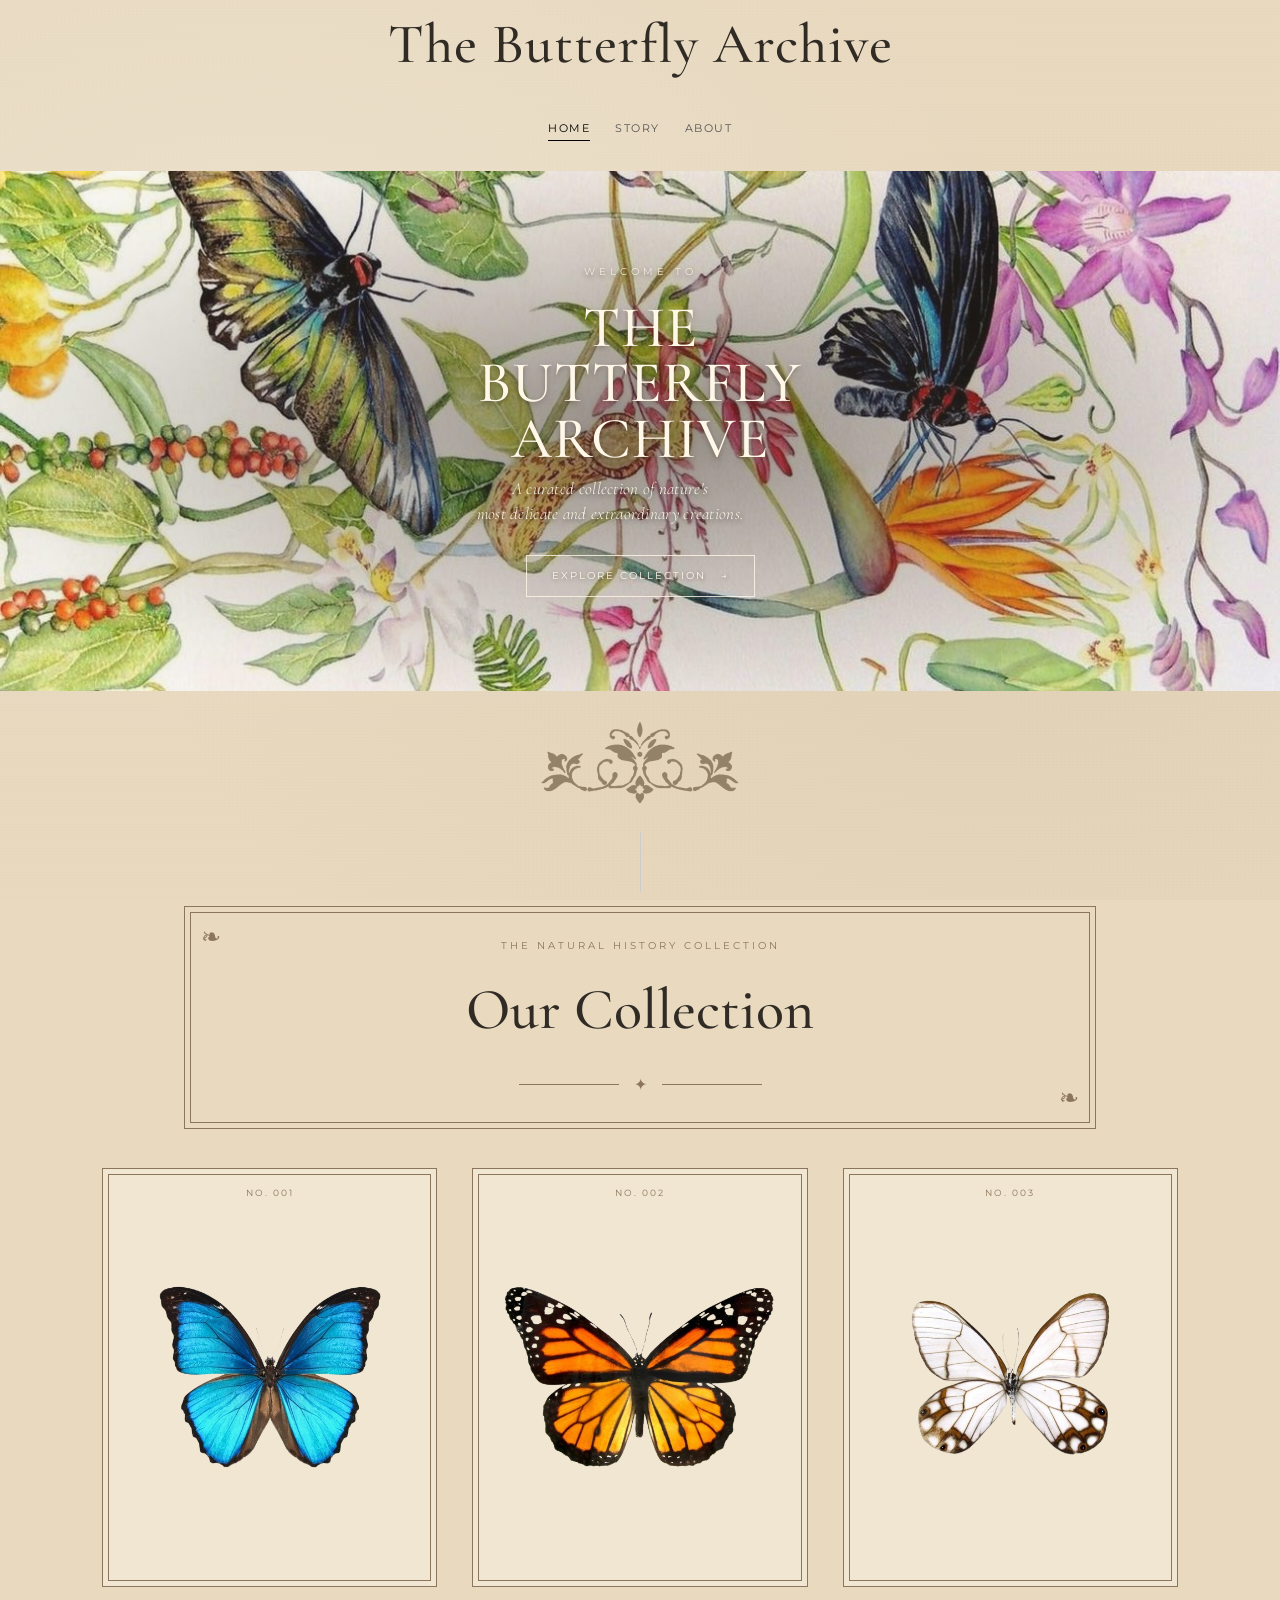
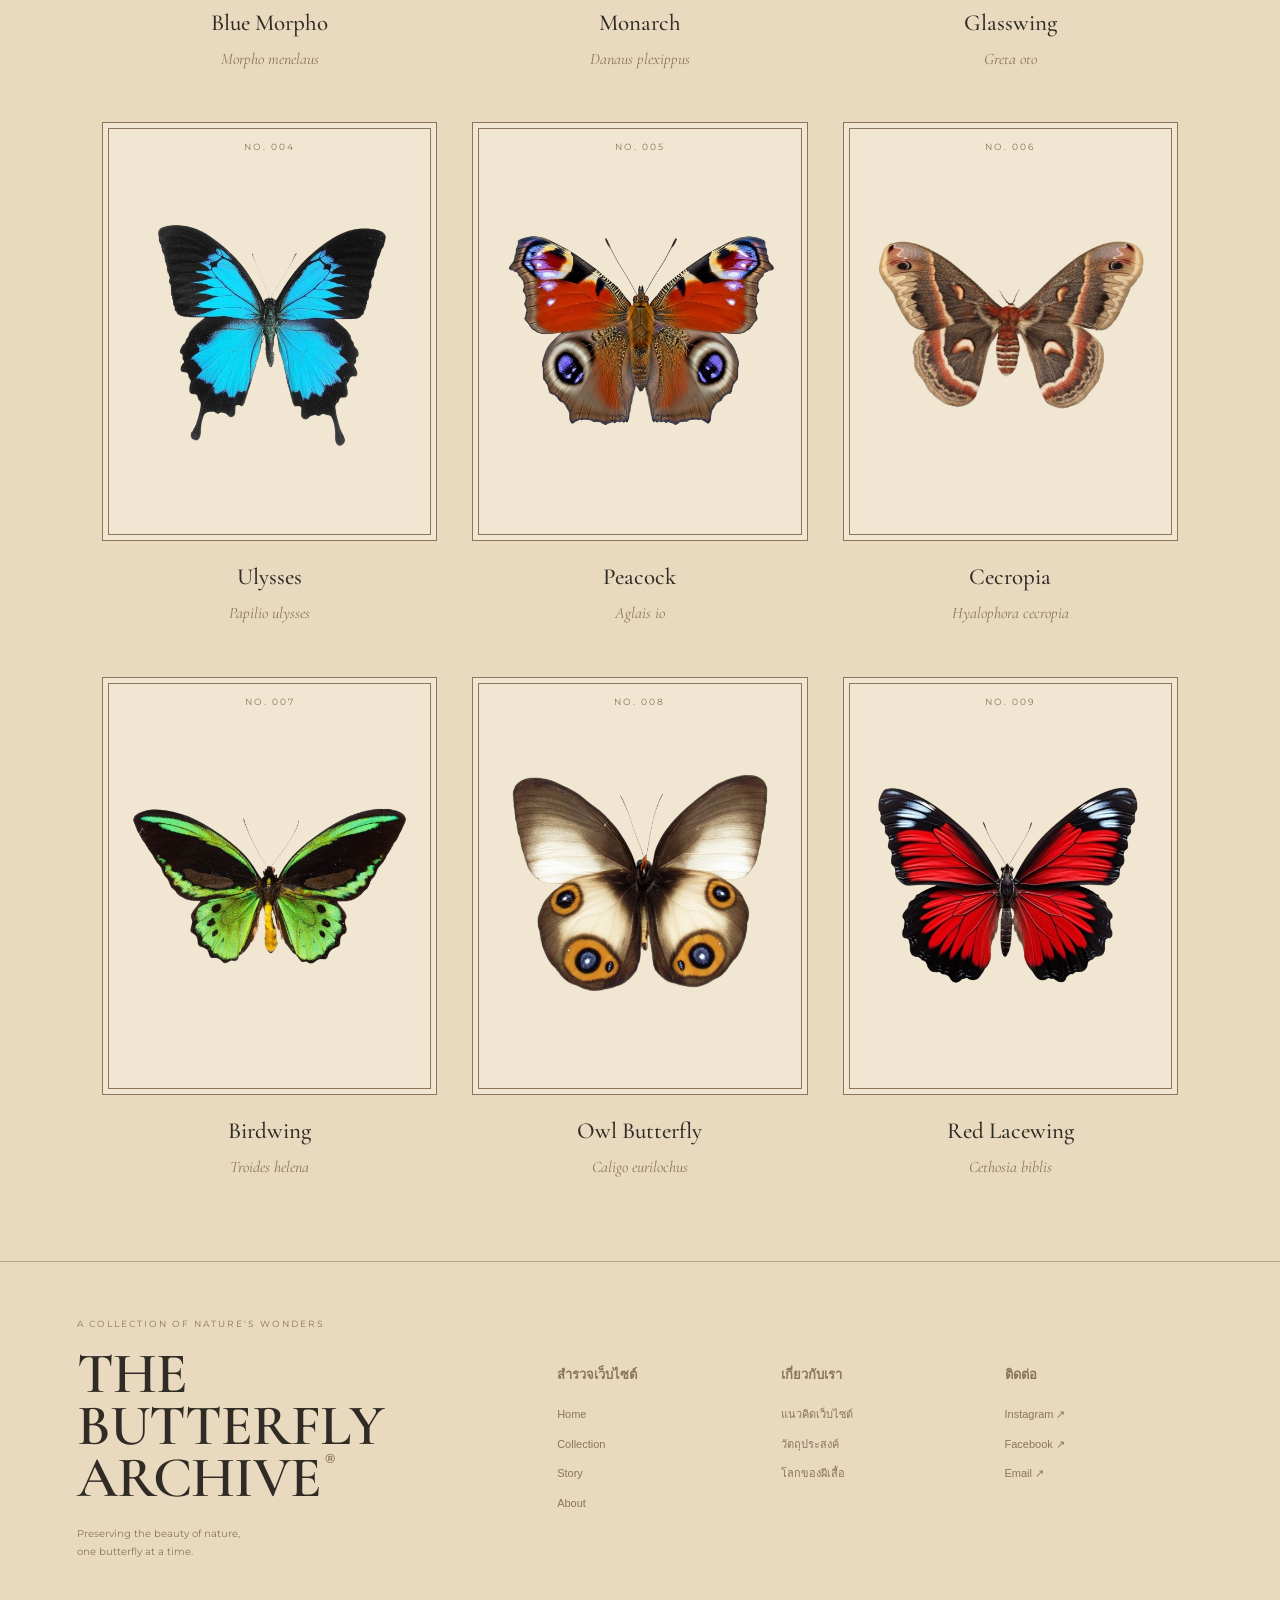
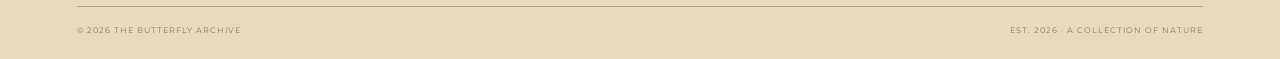
<file: index.html>
<!DOCTYPE html>
<html lang="th">
<head>
    <meta charset="UTF-8">
    <meta name="viewport" content="width=device-width, initial-scale=1.0">
    <title>The Butterfly Archive</title>
    <!-- นำเข้าฟอนต์ Serif เรียบหรู (Cormorant Garamond) และ Sans-Serif (Montserrat) -->
    <link rel="preconnect" href="https://fonts.gstatic.com" crossorigin>
    <link href="https://fonts.googleapis.com/css2?family=Cormorant+Garamond:wght@400;500;600;700&family=Montserrat:wght@300;400;500;600&display=swap" rel="stylesheet">
    <link rel="stylesheet" href="style.css">
</head>

<body>

    <!-- Top Navigation -->
    <header>
        <div class="brand-logo">The Butterfly Archive</div>
    </header>

    <!-- Sub Navigation Menu -->
    <nav class="sub-nav">
        <a href="#home" class="active">HOME</a>
        <a href="story.html">STORY</a>
        <a href="about.html">ABOUT</a>
    </nav>

    <!-- Hero Section -->
    <section class="hero-section" id="home">
        <div class="hero-content">

        <p class="hero-subtitle">WELCOME TO</p>
    
        <h1 class="hero-title">
          THE BUTTERFLY<br>ARCHIVE
        </h1>

    <p class="hero-description">
      A curated collection of nature's<br>
      most delicate and extraordinary creations.
    </p>

    <a href="#collection" class="hero-button">
      EXPLORE COLLECTION <span>→</span>
    </a>

  </div>
</section>

<div class="collection-ornament">
    <img src="img/ornament.png" alt="">
</div>

    <div class="divider-line"></div>
<section class="products-section" id="collection">
            <div class="section-heading">
    <p class="heading-subtitle">THE NATURAL HISTORY COLLECTION</p>

    <h2 class="section-title">Our Collection</h2>

    <div class="heading-divider">
        <span>✦</span>
    </div>
</div>


<div class="product-grid">

    <div class="product-card">
        <div class="product-img-box">
            <img src="img/butterfly-01.png" alt="Blue Morpho">
            <span class="specimen-number">NO. 001</span>
        </div>
        <h3 class="product-name">Blue Morpho</h3>
        <p class="species-name">Morpho menelaus</p>
    </div>

    <div class="product-card">
        <div class="product-img-box">
            <img src="img/butterfly-02.png" alt="Monarch">
            <span class="specimen-number">NO. 002</span>
        </div>
        <h3 class="product-name">Monarch</h3>
        <p class="species-name">Danaus plexippus</p>
    </div>

    <div class="product-card">
        <div class="product-img-box">
            <img src="img/butterfly-03.png" alt="Glasswing">
            <span class="specimen-number">NO. 003</span>
        </div>
        <h3 class="product-name">Glasswing</h3>
        <p class="species-name">Greta oto</p>
    </div>

    <div class="product-card">
        <div class="product-img-box">
            <img src="img/butterfly-04.png" alt="Ulysses">
            <span class="specimen-number">NO. 004</span>
        </div>
        <h3 class="product-name">Ulysses</h3>
        <p class="species-name">Papilio ulysses</p>
    </div>

    <div class="product-card">
        <div class="product-img-box">
            <img src="img/butterfly-05.png" alt="Peacock">
            <span class="specimen-number">NO. 005</span>
        </div>
        <h3 class="product-name">Peacock</h3>
        <p class="species-name">Aglais io</p>
    </div>

    <div class="product-card">
        <div class="product-img-box">
            <img src="img/butterfly-06.png" alt="Cecropia">
            <span class="specimen-number">NO. 006</span>
        </div>
        <h3 class="product-name">Cecropia</h3>
        <p class="species-name">Hyalophora cecropia</p>
    </div>

    <div class="product-card">
        <div class="product-img-box">
            <img src="img/butterfly-07.png" alt="Birdwing">
            <span class="specimen-number">NO. 007</span>
        </div>
        <h3 class="product-name">Birdwing</h3>
        <p class="species-name">Troides helena</p>
    </div>

    <div class="product-card">
        <div class="product-img-box">
            <img src="img/butterfly-08.png" alt="Owl Butterfly">
            <span class="specimen-number">NO. 008</span>
        </div>
        <h3 class="product-name">Owl Butterfly</h3>
        <p class="species-name">Caligo eurilochus</p>
    </div>

    <div class="product-card">
        <div class="product-img-box">
            <img src="img/butterfly-09.png" alt="Red Lacewing">
            <span class="specimen-number">NO. 009</span>
        </div>
        <h3 class="product-name">Red Lacewing</h3>
        <p class="species-name">Cethosia biblis</p>
    </div>

</div>
</section>


<!-- VINTAGE EDITORIAL FOOTER -->
<section class="archive-footer" id="contact">

    <!-- BRAND -->
    <div class="archive-footer-brand">
        <p class="archive-footer-kicker">
            A COLLECTION OF NATURE'S WONDERS
        </p>

        <h2 class="archive-footer-logo">
            THE BUTTERFLY<br>
            ARCHIVE<span>®</span>
        </h2>

        <p class="archive-footer-tagline">
            Preserving the beauty of nature,<br>
            one butterfly at a time.
        </p>
    </div>

    <!-- NAVIGATION -->
    <div class="archive-footer-links">

        <div class="archive-footer-column">
            <h3>สำรวจเว็บไซต์</h3>
            <a href="index.html">Home</a>
            <a href="index.html#collection">Collection</a>
            <a href="story.html">Story</a>
            <a href="about.html">About</a>
        </div>

        <div class="archive-footer-column">
            <h3>เกี่ยวกับเรา</h3>
            <a href="about.html">แนวคิดเว็บไซต์</a>
            <a href="about.html">วัตถุประสงค์</a>
            <a href="story.html">โลกของผีเสื้อ</a>
        </div>

     <div class="archive-footer-column">
    <h3>ติดต่อ</h3>
    <a href="https://www.instagram.com/aommuu_04?mdxt=MTRnMjk4djlqcHVhcg=="
       target="_blank" rel="noopener noreferrer">Instagram ↗</a>

    <a href="https://www.facebook.com/share/1FqffE78qs/"
       target="_blank" rel="noopener noreferrer">Facebook ↗</a>

    <a href="mailto:aommu.nannaphat@gmail.com">Email ↗</a>
     </div>

</div>

    <!-- COPYRIGHT -->
    <div class="archive-footer-bottom">
        <span>© 2026 THE BUTTERFLY ARCHIVE</span>
        <span>EST. 2026 · A COLLECTION OF NATURE</span>
    </div>

</section>
</file>
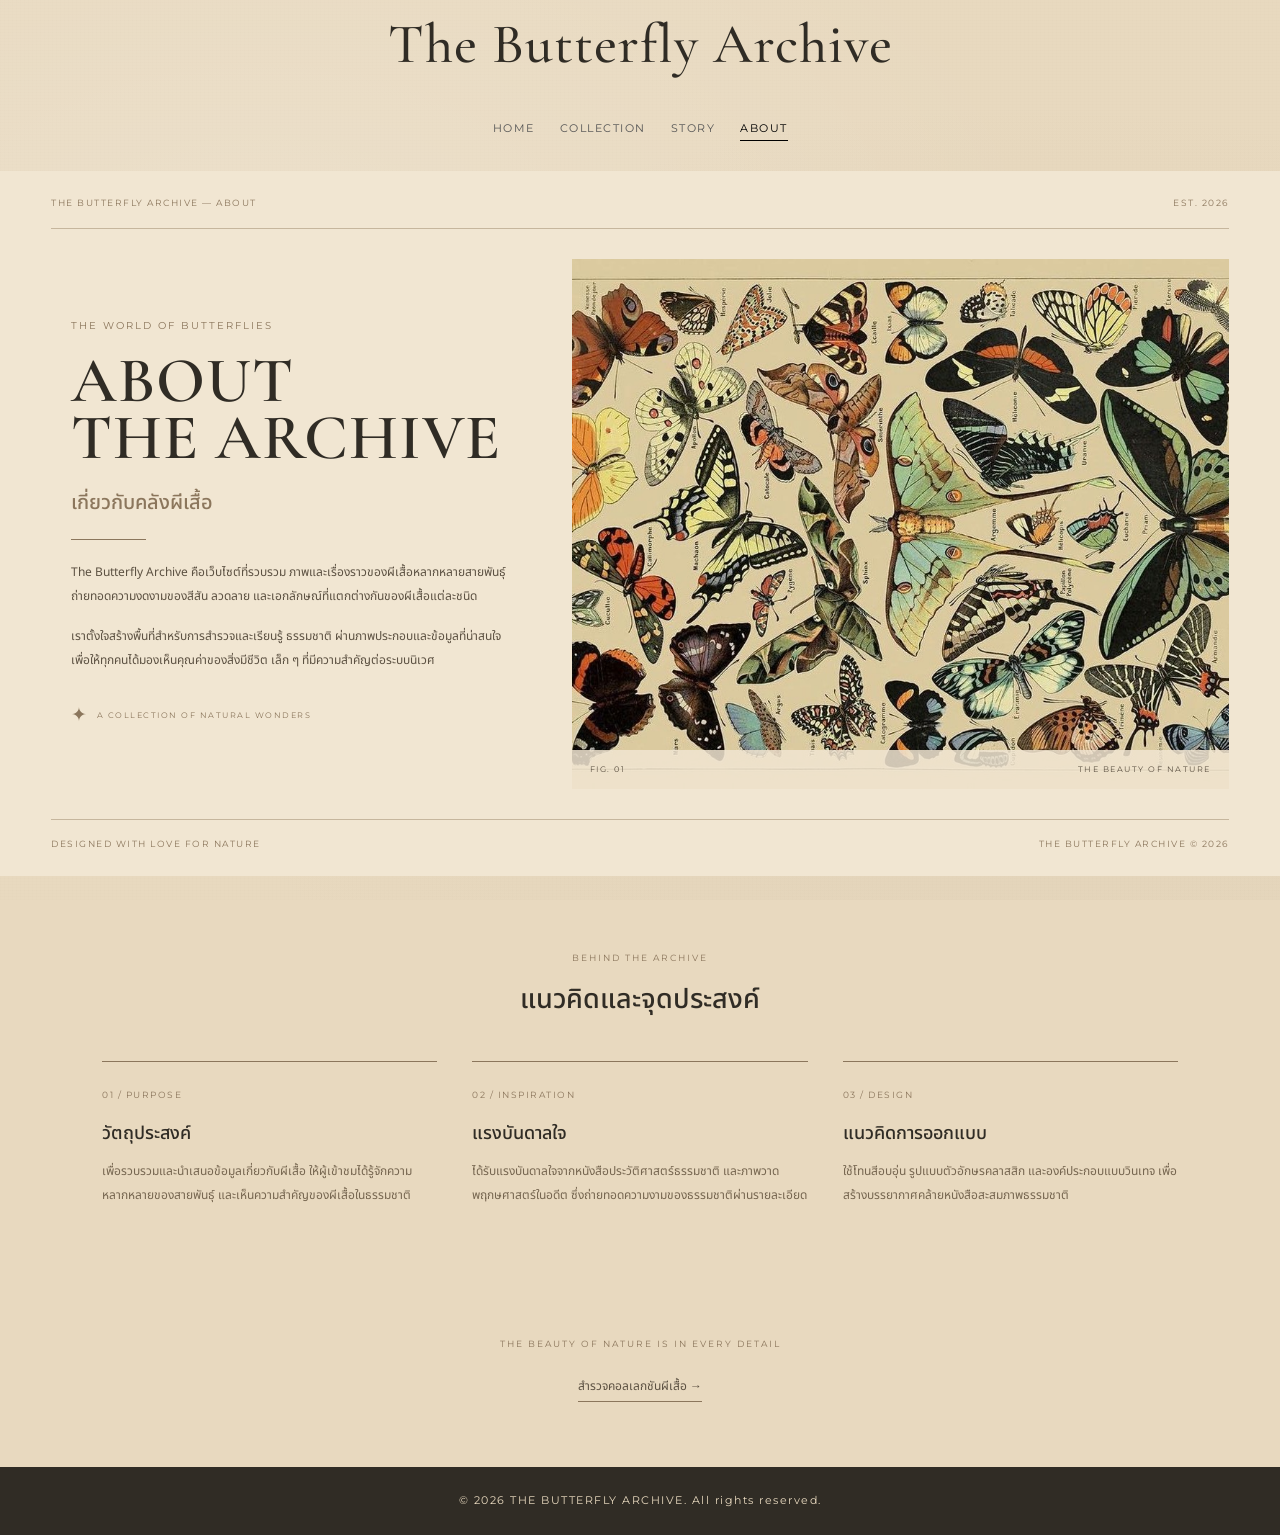
<file: about.html>
<!DOCTYPE html>
<html lang="th">
<head>
    <meta charset="UTF-8">
    <meta name="viewport" content="width=device-width, initial-scale=1.0">

    <title>About | The Butterfly Archive</title>

    <link rel="stylesheet" href="style.css">

    <link href="https://fonts.googleapis.com/css2?family=Noto+Sans+Thai:wght@300;400;500;600;700&family=Cormorant+Garamond:wght@400;500;600;700&family=Montserrat:wght@300;400;500;600&display=swap" rel="stylesheet">
</head>

<body class="about-page">

    <header>
        <div class="brand-logo">The Butterfly Archive</div>
    </header>

    <nav class="sub-nav">
        <a href="index.html">HOME</a>
        <a href="index.html#collection">COLLECTION</a>
        <a href="story.html">STORY</a>
        <a href="about.html" class="active">ABOUT</a>
    </nav>

    <main>

        <!-- ABOUT EDITORIAL -->
        <section class="about-editorial">

            <div class="about-top-label">
                <span>THE BUTTERFLY ARCHIVE — ABOUT</span>
                <span>EST. 2026</span>
            </div>

            <div class="about-editorial-content">

                <!-- LEFT CONTENT -->
                <div class="about-editorial-text">

                    <p class="about-small-title">
                        THE WORLD OF BUTTERFLIES
                    </p>

                    <h1>
                        ABOUT<br>
                        THE ARCHIVE
                    </h1>

                    <h2>เกี่ยวกับคลังผีเสื้อ</h2>

                    <div class="about-editorial-line"></div>

                    <p class="about-thai-text">
                        The Butterfly Archive คือเว็บไซต์ที่รวบรวม
                        ภาพและเรื่องราวของผีเสื้อหลากหลายสายพันธุ์
                        ถ่ายทอดความงดงามของสีสัน ลวดลาย
                        และเอกลักษณ์ที่แตกต่างกันของผีเสื้อแต่ละชนิด
                    </p>

                    <p class="about-thai-text">
                        เราตั้งใจสร้างพื้นที่สำหรับการสำรวจและเรียนรู้
                        ธรรมชาติ ผ่านภาพประกอบและข้อมูลที่น่าสนใจ
                        เพื่อให้ทุกคนได้มองเห็นคุณค่าของสิ่งมีชีวิต
                        เล็ก ๆ ที่มีความสำคัญต่อระบบนิเวศ
                    </p>

                    <div class="about-signature">
                        <span>✦</span>
                        <p>A COLLECTION OF NATURAL WONDERS</p>
                    </div>

                </div>

                <!-- RIGHT IMAGE -->
                <div class="about-editorial-image">
                    <img src="img/about-butterfly.jpg"
                         alt="ภาพผีเสื้อ Blue Morpho">

                    <div class="about-image-caption">
                        <span>FIG. 01</span>
                        <span>THE BEAUTY OF NATURE</span>
                    </div>
                </div>

            </div>

            <div class="about-bottom-label">
                <span>DESIGNED WITH LOVE FOR NATURE</span>
                <span>THE BUTTERFLY ARCHIVE © 2026</span>
            </div>

        </section>

        <!-- ABOUT INFORMATION -->
        <section class="about-information">

            <div class="about-info-heading">
                <p>BEHIND THE ARCHIVE</p>
                <h2>แนวคิดและจุดประสงค์</h2>
            </div>

            <div class="about-info-grid">

                <article class="about-info-card">
                    <span>01 / PURPOSE</span>
                    <h3>วัตถุประสงค์</h3>
                    <p>
                        เพื่อรวบรวมและนำเสนอข้อมูลเกี่ยวกับผีเสื้อ
                        ให้ผู้เข้าชมได้รู้จักความหลากหลายของสายพันธุ์
                        และเห็นความสำคัญของผีเสื้อในธรรมชาติ
                    </p>
                </article>

                <article class="about-info-card">
                    <span>02 / INSPIRATION</span>
                    <h3>แรงบันดาลใจ</h3>
                    <p>
                        ได้รับแรงบันดาลใจจากหนังสือประวัติศาสตร์ธรรมชาติ
                        และภาพวาดพฤกษศาสตร์ในอดีต
                        ซึ่งถ่ายทอดความงามของธรรมชาติผ่านรายละเอียด
                    </p>
                </article>

                <article class="about-info-card">
                    <span>03 / DESIGN</span>
                    <h3>แนวคิดการออกแบบ</h3>
                    <p>
                        ใช้โทนสีอบอุ่น รูปแบบตัวอักษรคลาสสิก
                        และองค์ประกอบแบบวินเทจ
                        เพื่อสร้างบรรยากาศคล้ายหนังสือสะสมภาพธรรมชาติ
                    </p>
                </article>

            </div>

        </section>

        <section class="about-ending">
            <p>THE BEAUTY OF NATURE IS IN EVERY DETAIL</p>
            <a href="index.html#collection">
                สำรวจคอลเลกชันผีเสื้อ →
            </a>
        </section>

    </main>

    <footer>
        <p>&copy; 2026 THE BUTTERFLY ARCHIVE. All rights reserved.</p>
    </footer>

</body>
</html>
</file>
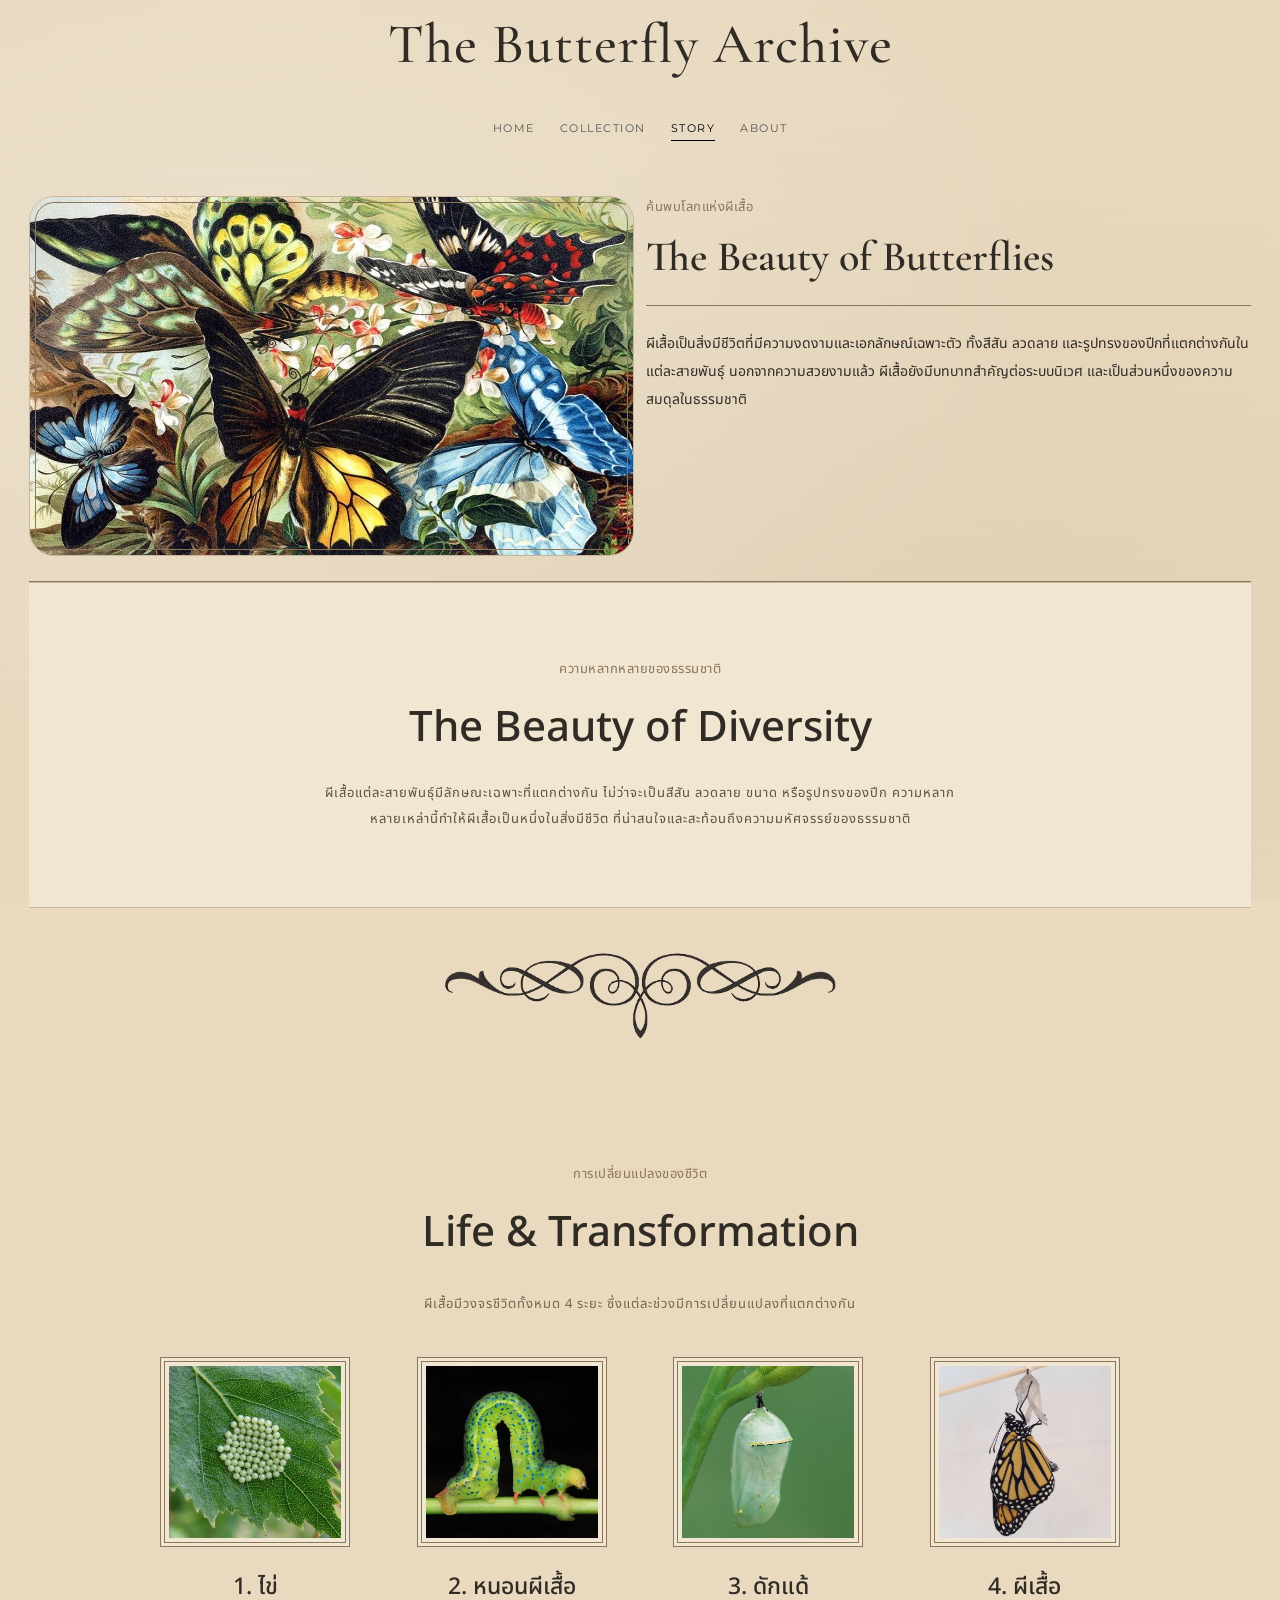
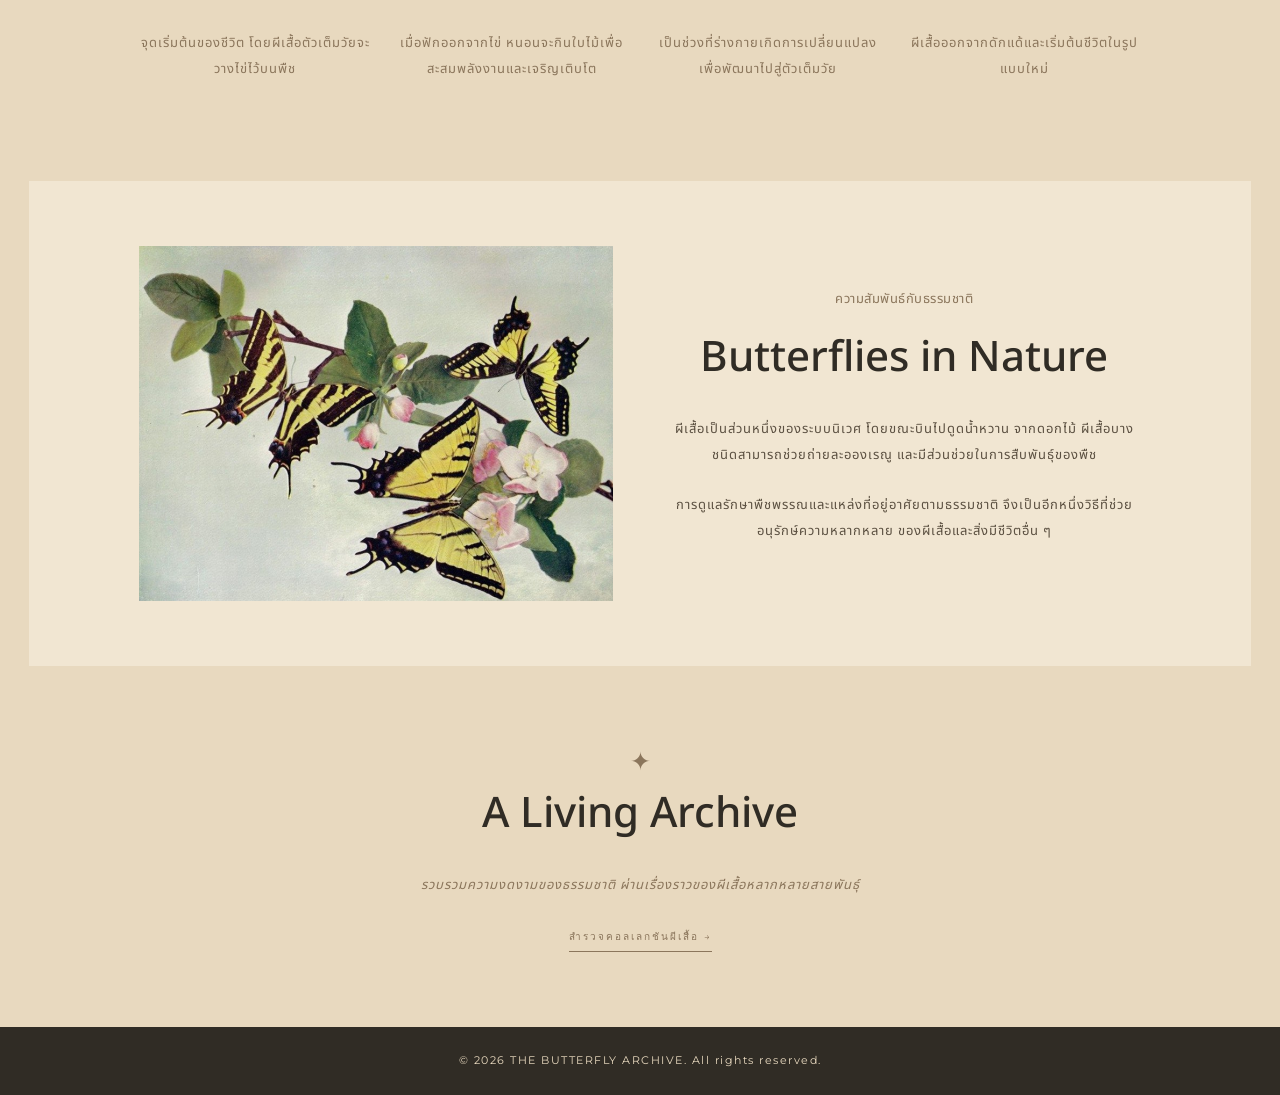
<file: story.html>
<!DOCTYPE html>
<html lang="en">
<head>
    <meta charset="UTF-8">
    <meta name="viewport" content="width=device-width, initial-scale=1.0">
    <title>Story | The Butterfly Archive</title>
    <link href="https://fonts.googleapis.com/css2?family=Noto+Sans+Thai:wght@300;400;500;600;700&family=Cormorant+Garamond:wght@400;500;600;700&family=Montserrat:wght@300;400;500;600&display=swap" rel="stylesheet">
    <link rel="stylesheet" href="style.css">
    <link href="https://fonts.googleapis.com/css2?family=Cormorant+Garamond:wght@400;500;600;700&family=Montserrat:wght@300;400;500;600&display=swap" rel="stylesheet">
</head>

<body class="story-page">

    <header>
        <div class="brand-logo">The Butterfly Archive</div>
    </header>

    <nav class="sub-nav">
        <a href="index.html">HOME</a>
        <a href="index.html#collection">COLLECTION</a>
        <a href="story.html" class="active">STORY</a>
        <a href="about.html">ABOUT</a>
    </nav>

    <main>

        
<section class="story-hero">

    <div class="story-hero-image">
        <img src="img/story-butterfly.jpg"
             alt="Vintage butterfly illustration">
    </div>

    <div class="story-hero-text">

        <p class="story-eyebrow">ค้นพบโลกแห่งผีเสื้อ</p>

      <h1>The Beauty of Butterflies</h1>

    <div class="story-line"></div>

 <p class="story-description">
    ผีเสื้อเป็นสิ่งมีชีวิตที่มีความงดงามและเอกลักษณ์เฉพาะตัว
    ทั้งสีสัน ลวดลาย และรูปทรงของปีกที่แตกต่างกันในแต่ละสายพันธุ์
    นอกจากความสวยงามแล้ว ผีเสื้อยังมีบทบาทสำคัญต่อระบบนิเวศ
    และเป็นส่วนหนึ่งของความสมดุลในธรรมชาติ
</p>

</section>

<div class="story-bottom">
    <div class="story-bottom-line"></div>

   <section class="story-intro" id="story-intro">
    <p class="story-eyebrow">ความหลากหลายของธรรมชาติ</p>
    <h2>The Beauty of Diversity</h2>

    <p>
        ผีเสื้อแต่ละสายพันธุ์มีลักษณะเฉพาะที่แตกต่างกัน
        ไม่ว่าจะเป็นสีสัน ลวดลาย ขนาด หรือรูปทรงของปีก
        ความหลากหลายเหล่านี้ทำให้ผีเสื้อเป็นหนึ่งในสิ่งมีชีวิต
        ที่น่าสนใจและสะท้อนถึงความมหัศจรรย์ของธรรมชาติ
    </p>
</section>
        
<div class="story-ornament">
    <img src="img/ornamentt.png" alt="">
</div>

<!-- LIFE CYCLE -->
    <section class="story-lifecycle">
    <div class="lifecycle-heading">
     <p class="story-eyebrow">การเปลี่ยนแปลงของชีวิต</p>
     <h2>Life & Transformation</h2>
     <p>
        ผีเสื้อมีวงจรชีวิตทั้งหมด 4 ระยะ
        ซึ่งแต่ละช่วงมีการเปลี่ยนแปลงที่แตกต่างกัน
        </p>
    </div>

            <div class="lifecycle-grid">

                <div class="lifecycle-item">
                    <img src="img/life-egg.jpg" alt="Butterfly egg">
                    <h3>1. ไข่</h3>
                    <p>จุดเริ่มต้นของชีวิต โดยผีเสื้อตัวเต็มวัยจะวางไข่ไว้บนพืช</p>
                </div>

                <div class="lifecycle-item">
                    <img src="img/life-caterpillar.jpg" alt="Caterpillar">
                    <h3>2. หนอนผีเสื้อ</h3>
                    <p>เมื่อฟักออกจากไข่ หนอนจะกินใบไม้เพื่อสะสมพลังงานและเจริญเติบโต</p>
                </div>

                <div class="lifecycle-item">
                    <img src="img/life-chrysalis.jpg" alt="Chrysalis">
                    <h3>3. ดักแด้</h3>
                    <p>เป็นช่วงที่ร่างกายเกิดการเปลี่ยนแปลงเพื่อพัฒนาไปสู่ตัวเต็มวัย</p>
                </div>

                <div class="lifecycle-item">
                    <img src="img/life-butterfly.jpg" alt="Adult butterfly">
                    <h3>4. ผีเสื้อ</h3>
                    <p>ผีเสื้อออกจากดักแด้และเริ่มต้นชีวิตในรูปแบบใหม่</p>
                </div>

            </div>
        </section>

        <!-- NATURE -->
        <section class="story-nature">

            <div class="nature-image">
                <img src="img/story-nature.jpg"
                     alt="Butterfly resting on a flower">
            </div>

<div class="nature-text">
    <p class="story-eyebrow">ความสัมพันธ์กับธรรมชาติ</p>
    <h2>Butterflies in Nature</h2>

    <p>
        ผีเสื้อเป็นส่วนหนึ่งของระบบนิเวศ โดยขณะบินไปดูดน้ำหวาน
        จากดอกไม้ ผีเสื้อบางชนิดสามารถช่วยถ่ายละอองเรณู
        และมีส่วนช่วยในการสืบพันธุ์ของพืช
    </p>

    <p>
        การดูแลรักษาพืชพรรณและแหล่งที่อยู่อาศัยตามธรรมชาติ
        จึงเป็นอีกหนึ่งวิธีที่ช่วยอนุรักษ์ความหลากหลาย
        ของผีเสื้อและสิ่งมีชีวิตอื่น ๆ
    </p>
</div>
</section>

<!-- ENDING -->
<section class="story-ending">
    <span>✦</span>
    <h2>A Living Archive</h2>
    <p>
        รวบรวมความงดงามของธรรมชาติ
        ผ่านเรื่องราวของผีเสื้อหลากหลายสายพันธุ์
    </p>
    <a href="index.html#collection">
        สำรวจคอลเลกชันผีเสื้อ →
    </a>
</section>

    </main>

    <footer>
        <p>&copy; 2026 THE BUTTERFLY ARCHIVE. All rights reserved.</p>
    </footer>

</body>
</html>
</file>
<file: style.css>
/* --- Reset & Base Styles --- */
* {
    margin: 0;
    padding: 0;
    box-sizing: border-box;
}

body {
    font-family: 'Montserrat', sans-serif;
    background-color: #E8D9BF;
    color: #302C25;
    line-height: 1.6;
}

h1, h2, h3,
.brand-logo,
.product-name {
    font-family: 'Cormorant Garamond', serif;
}

/* --- Header Navigation --- */
.navbar {
    display: flex;
    flex-direction: column; /* จัดองค์ประกอบเรียงลงมาเป็นแนวตั้ง */
    justify-content: center;
    align-items: center;    /* จัดให้อยู่ตรงกลางหน้าจอ */
    padding: 30px 20px 10px 20px;
    text-align: center;
}

.nav-link-sm {
    text-decoration: none;
    color: #666;
    font-size: 0.7rem;
    letter-spacing: 2px;
}

.brand-logo {
    font-family: 'Cormorant Garamond', serif;
    font-size: 3.5rem;
    font-weight: 500;
    letter-spacing: 1px;
    margin-bottom: 15px; 
    text-align: center;
    width: 100%;         
}

.nav-right {
    display: flex;
    align-items: center;
    gap: 15px;
}

.icon {
    font-size: 0.9rem;
    cursor: pointer;
}

/* Sub Navigation Menu */
.sub-nav {
    display: flex;
    justify-content: center;
    gap: 25px;
    padding: 15px 0 30px 0;
}

.sub-nav a {
    text-decoration: none;
    color: #555;
    font-size: 0.7rem;
    letter-spacing: 1.5px;
    transition: color 0.3s;
}

.sub-nav a:hover, .sub-nav a.active {
    color: #000;
    border-bottom: 1px solid #000;
    padding-bottom: 2px;
}

/* --- Hero Section --- */
.hero-section {
    position: relative;
    display: flex;
    justify-content: space-between;
    align-items: center;
    padding: 40px 10%;
    min-height: 520px;
}

.hero-content {
    max-width: 450px;
}

.hero-title {
    font-family: 'Cormorant Garamond', serif;
    font-size: 3rem;
    font-weight: 400;
    line-height: 1.15;
    margin-bottom: 35px;
    color: #1a1a1a;
}

.btn-pill {
    display: inline-block;
    padding: 10px 28px;
    border: 1px solid #333;
    border-radius: 30px;
    text-decoration: none;
    color: #333;
    font-size: 0.7rem;
    letter-spacing: 2px;
    transition: all 0.3s;
}

.btn-pill:hover {
    background-color: #333;
    color: #fff;
}

.hero-image-wrapper {
    width: 650px;
    height: 430px;
}

.hero-img {
    width: 100%;
    height: 100%;
    object-fit: cover;
    border-radius: 20px; 
}

.vertical-text {
    position: absolute;
    right: 30px;
    bottom: 50px;
    transform: rotate(90deg);
    transform-origin: right bottom;
    font-size: 0.65rem;
    letter-spacing: 3px;
    color: #888;
}

/* Line Divider */
.divider-line {
    width: 1px;
    height: 60px;
    background-color: #ccc;
    margin: 20px auto 40px auto;
}

/* --- Products Section (Seasons Finest) --- */
.products-section {
    text-align: center;
    padding: 20px 8% 80px 8%;
}

.section-title {
    font-family: 'Cormorant Garamond', serif;
    font-size: 2.8rem;
    font-weight: 400;
    margin-bottom: 15px;
}

.product-grid {
    display: grid;
    grid-template-columns: repeat(3, 1fr);
    gap: 40px;
}

.product-card {
    text-align: center;
}

.product-img-box {
    width: 100%;
    height: 320px;
    margin-bottom: 20px;
    overflow: hidden;
}

.product-img-box img {
    width: 100%;
    height: 100%;
    object-fit: cover;
    transition: transform 0.5s ease;
}

.product-card:hover .product-img-box img {
    transform: scale(1.04);
}

.product-name {
    font-family: 'Cormorant Garamond', serif;
    font-size: 1.4rem;
    font-weight: 500;
    margin-bottom: 5px;
}

.product-price {
    font-size: 0.75rem;
    color: #777;
}

/* --- Banner Section (Arch & Colors) --- */
.story-banner-section {
    padding: 0;
}

.banner-grid {
    display: grid;
    grid-template-columns: 1fr 1fr 1fr;
    height: 480px;
}

.banner-card {
    position: relative;
    overflow: hidden;
}

.banner-card.bg-olive {
    display: flex;
    justify-content: center;
    align-items: center;
    padding: 0 !important;
    background-color: transparent;
}

.banner-card.bg-olive img {
    width: 100%;
    height: 100%;
    object-fit: cover;
}

.bg-olive .full-img {
    width: auto;           
    height: auto;          
    max-width: 80%;       
    object-fit: contain;   
}


.arch-frame {
    width: 100%;
    height: 100%;
    overflow: hidden;
}

.arch-frame img {
    width: 100%;
    height: 100%;
    object-fit: cover; /* ขยายรูปเต็มกล่องสวยงาม ไม่โดนบีบ */
}

/* โทนสีน้ำตาลอิฐ */
.bg-terracotta {
    background-color: #7a4e3e;
}

.bg-cream {
    background-color: #e5dfd5;
}

/* กรอบทรงโค้ง Arch แบบในรูป */
.arch-frame {
    width: 220px;
    height: 320px;
    overflow: hidden;
}

.arch-frame img {
    width: 100%;
    height: 100%;
    object-fit: cover;
}

.full-img {
    width: 100%;
    height: 100%;
    object-fit: cover;
}

.vertical-text-overlay {
    position: absolute;
    right: 20px;
    top: 40px;
    transform: rotate(90deg);
    transform-origin: right top;
    font-size: 0.65rem;
    letter-spacing: 3px;
    color: rgba(255, 255, 255, 0.7);
}

/* Footer */
footer {
    text-align: center;
    padding: 30px;
    font-size: 0.75rem;
    color: #888;
    background-color: #f7f6f2;
}

/* --- Responsive --- */
@media (max-width: 900px) {
    .product-grid, .banner-grid {
        grid-template-columns: 1fr;
    }
    .hero-section {
        flex-direction: column;
        text-align: center;
        gap: 30px;
    }
    .sub-nav {
        flex-wrap: wrap;
    }
    .banner-grid {
        height: auto;
    }
    .banner-card {
        height: 350px;
    }

}
    
/* Hide vertical text on banner */
.vertical-text-overlay {
display: none !important;
}

/* Basic layout fix */
* {
    box-sizing: border-box;
}

html {
    width: 100%;
    overflow-x: hidden;
}

body {
    margin: 0;
    width: 100%;
    font-family: 'Montserrat', sans-serif;
}

img {
    max-width: 100%;
}

/* Mobile responsive */
@media (max-width: 600px) {
    .brand-logo {
        font-size: 2.2rem;
    }

    .hero-section {
        padding: 30px 20px;
        min-height: auto;
    }

    .hero-title {
        font-size: 2.5rem;
    }

    .hero-image-wrapper {
        width: 100%;
        max-width: 100%;
        height: auto;
        aspect-ratio: 3 / 2;
    }

    .products-section {
        padding: 30px 20px 50px;
    }

    .product-grid {
        grid-template-columns: 1fr;
        gap: 30px;
    }

    .product-img-box {
        height: auto;
        aspect-ratio: 1 / 1;
    }

    .banner-grid {
        grid-template-columns: 1fr;
        height: auto;
    }

    .banner-card {
        height: 300px;
    }

    .vertical-text {
        display: none;
    }
}


.hero-subtitle {
    font-family: 'Montserrat', sans-serif;
    font-size: 10px;
    letter-spacing: 3px;
    color: #9b8878;
    margin-bottom: 18px;
}

.hero-description {
    font-family: 'Montserrat', sans-serif;
    font-size: 13px;
    font-weight: 300;
    line-height: 1.9;
    letter-spacing: 0.3px;
    color: #77716c;
    max-width: 350px;
    margin-top: 30px;
    margin-bottom: 10px;
}

.hero-title {
    margin-bottom: 0 !important;
}

.hero-description {
    margin-top: 10px !important;
}
.category-tabs .tab {
    background: none;
    border: none;
    outline: none;
    box-shadow: none;

    font-family: 'Montserrat', sans-serif;
    font-size: 13px;
    letter-spacing: 2px;
    color: #999;

    padding: 5px 0;
    margin: 0 12px;
    cursor: pointer;

    text-decoration: none;
}

.category-tabs .tab.active {
    color: #202020;
    text-decoration: underline;
    text-underline-offset: 5px;
    text-decoration-thickness: 1px;
}

.category-tabs .tab:hover {
    color: #202020;
}

/* VINTAGE HERO BANNER */

.hero-section {
    width: 100%;
    min-height: 520px;
    position: relative;

    display: flex;
    justify-content: center;
    align-items: center;

    background-image:
        linear-gradient(
            rgba(232, 217, 191, 0.10),
            rgba(232, 217, 191, 0.10)
        ),
        url("img/butterfly-hero.jpg");

    background-size: cover;
    background-position: center;
    background-repeat: no-repeat;

    text-align: center;
    color: #302C25;
}

.hero-content {
    position: relative;
    z-index: 1;
    padding: 40px 20px;
}

.hero-subtitle {
    font-family: 'Montserrat', sans-serif;
    font-size: 10px;
    letter-spacing: 4px;
    margin-bottom: 20px;
}

.hero-title {
    font-family: 'Cormorant Garamond', serif;
    font-size: 58px;
    font-weight: 500;
    line-height: 0.95;
    margin: 0 0 22px;
    letter-spacing: 1px;
}

.hero-description {
    font-family: 'Cormorant Garamond', serif;
    font-size: 17px;
    font-style: italic;
    line-height: 1.5;
    margin-bottom: 28px;
}

.hero-button {
    display: inline-flex;
    align-items: center;
    gap: 15px;
    padding: 12px 25px;

    border: 1px solid #75634B;
    color: #302C25;
    text-decoration: none;

    font-family: 'Montserrat', sans-serif;
    font-size: 10px;
    letter-spacing: 2px;

    transition: 0.3s;
}

.hero-button:hover {
    background-color: #75634B;
    color: #F5EBDD;
}
@media (max-width: 768px) {
    .hero-section {
        min-height: 400px;
        background-position: center;
    }

    .hero-title {
        font-size: 42px;
    }

    .hero-description {
        font-size: 15px;
    }
}

.section-heading::before,
.section-heading::after {
    content: "❧";
    position: absolute;
    color: #8B765C;
    font-size: 24px;
}

.section-heading::before {
    top: 5px;
    left: 10px;
}

.section-heading::after {
    bottom: 5px;
    right: 10px;
}
/* VINTAGE SECTION HEADING */

.section-heading {
    text-align: center;
    max-width: 900px;
    margin: -40px auto 45px;
    padding: 25px 30px;
    border: 1px solid #8B765C;
    outline: 1px solid #8B765C;
    outline-offset: 5px;
    position: relative;
}

.heading-subtitle {
    font-family: 'Montserrat', sans-serif;
    font-size: 10px;
    letter-spacing: 3px;
    color: #8B765C;
    margin-bottom: 10px;
}

.section-title {
    font-family: 'Cormorant Garamond', serif;
    font-size: 58px;
    font-weight: 500;
    color: #302C25;
    margin: 0;
}

.heading-divider {
    display: flex;
    align-items: center;
    justify-content: center;
    gap: 15px;
    margin: 15px auto 0;
    color: #8B765C;
}

.heading-divider::before,
.heading-divider::after {
    content: "";
    width: 100px;
    height: 1px;
    background: #8B765C;
}

/* VINTAGE HERO TEXT */

.hero-section {
    position: relative;
    background-size: cover;
    background-position: center;
}


.hero-section::before {
    content: "";
    position: absolute;
    inset: 0;
    background: radial-gradient(
        ellipse at center,
        rgba(35, 28, 20, 0.48) 0%,
        rgba(35, 28, 20, 0.25) 38%,
        rgba(35, 28, 20, 0.05) 75%,
        transparent 100%
    );
    pointer-events: none;
}


.hero-section .hero-content {
    position: relative;
    z-index: 2;
    background: transparent;
    border: none;
    outline: none;
    padding: 40px 20px;
}

.hero-section .hero-subtitle {
    color: #F5EBDD;
    text-shadow: 0 2px 5px rgba(0,0,0,0.45);
}

.hero-section .hero-title {
    color: #FFF8E9;
    text-shadow:
        0 2px 4px rgba(48, 38, 25, 0.30),
        0 5px 12px rgba(48, 38, 25, 0.18),
        0 0 20px rgba(255, 248, 233, 0.15);
}


.hero-section .hero-description {
    color: #FFF8E9;
    text-shadow: 0 2px 5px rgba(0,0,0,0.55);
}

.hero-section .hero-button {
    color: #FFF8E9;
    border-color: rgba(255,248,233,0.8);
    text-shadow: 0 1px 4px rgba(0,0,0,0.4);
}

.hero-section .hero-button:hover {
    background: rgba(48,44,37,0.65);
}

.product-img-box {
    position: relative;
    width: 100%;
    aspect-ratio: 4 / 5;
    height: auto;
    padding: 25px;
    margin-bottom: 18px;

    background-color: #F1E6D2;
    border: 1px solid #8B765C;
    outline: 1px solid #8B765C;
    outline-offset: -7px;

    display: flex;
    align-items: center;
    justify-content: center;
    overflow: hidden;
}

.product-img-box img {
    width: 100%;
    height: 100%;
    object-fit: contain;
    transition: transform 0.5s ease;
}

.product-card:hover .product-img-box img {
    transform: scale(1.05);
}


/* VINTAGE SPECIMEN COLLECTION */

.product-grid {
    display: grid;
    grid-template-columns: repeat(3, 1fr);
    gap: 50px 35px;
}

.product-img-box {
    position: relative;
    width: 100%;
    aspect-ratio: 4 / 5;
    height: auto;
    padding: 28px;

    background-color: #F1E6D2;
    border: 1px solid #8B765C;
    outline: 1px solid #8B765C;
    outline-offset: -7px;

    display: flex;
    align-items: center;
    justify-content: center;
    overflow: hidden;
}

.product-img-box img {
    width: 100%;
    height: 100%;
    object-fit: contain;
    transition: transform 0.5s ease;
}

.product-card:hover .product-img-box img {
    transform: scale(1.05);
}

.specimen-number {
    position: absolute;
    top: 17px;
    left: 0;
    width: 100%;
    text-align: center;
    font-family: 'Montserrat', sans-serif;
    font-size: 9px;
    letter-spacing: 2px;
    color: #8B765C;
}

.product-name {
    font-size: 23px;
    margin-top: 12px;
}

.species-name {
    font-family: 'Cormorant Garamond', serif;
    font-size: 16px;
    font-style: italic;
    color: #8B765C;
}

@media (max-width: 600px) {
    .product-grid {
        grid-template-columns: repeat(2, 1fr);
        gap: 30px 15px;
    }

    .product-img-box {
        padding: 18px;
    }

    .product-name {
        font-size: 19px;
    }
}


/* CONTACT SECTION */
.contact-section {
    padding: 80px 8%;
    background-color: #E8D9BF;
}

.contact-grid {
    display: grid;
    grid-template-columns: repeat(3, 1fr);
    gap: 30px;
    margin-top: 45px;
}

.contact-card {
    padding: 45px 25px;
    text-align: center;
    background-color: #F1E6D2;
    border: 1px solid #8B765C;
    outline: 1px solid #8B765C;
    outline-offset: -8px;
    transition: 0.3s ease;
}

.contact-card:hover {
    transform: translateY(-6px);
}

.contact-icon {
    font-family: 'Cormorant Garamond', serif;
    font-size: 42px;
    color: #8B765C;
    margin-bottom: 15px;
}

.contact-card h3 {
    font-size: 23px;
    letter-spacing: 2px;
    color: #302C25;
}

.contact-card p {
    font-size: 13px;
    color: #766650;
    margin: 15px 0 25px;
}

.contact-card a {
    font-size: 11px;
    letter-spacing: 1.5px;
    color: #8B765C;
    text-decoration: none;
    border-bottom: 1px solid #8B765C;
    padding-bottom: 5px;
}

@media (max-width: 600px) {
    .contact-grid {
        grid-template-columns: 1fr;
    }
}


/* VINTAGE FOOTER */

/* VINTAGE FOOTER */
footer {
    width: 100%;
    box-sizing: border-box;
    background-color: #302C25;
    color: #E8D9BF;
    text-align: center;
    padding: 25px 15px;
    margin: 0;
    border: none;
    outline: none;
    box-shadow: none;
}

footer p {
    margin: 0;
    color: #E8D9BF;
    font-size: 11px;
    letter-spacing: 1.5px;
}

html, body {
    margin: 0;
    padding: 0;
    width: 100%;
}


/* =================================
   STORY PAGE - VINTAGE EDITORIAL
================================= */

.story-page {
    background-color: #E8D9BF;
}

/* HERO LAYOUT */
.story-hero {
    display: grid;
    grid-template-columns: 1.05fr 0.95fr;
    gap: 55px;
    align-items: center;
    padding: 65px 9%;
    max-width: 1500px;
    margin: auto;
}

.story-hero-image {
    position: relative;
    padding: 12px;
    background: #F1E6D2;
    border: 1px solid #8B765C;
    outline: 1px solid #8B765C;
    outline-offset: -6px;
}

.story-hero-image img {
    display: block;
    width: 100%;
    height: 470px;
    object-fit: cover;
}

.image-caption {
    display: block;
    padding-top: 12px;
    text-align: center;
    font-size: 9px;
    letter-spacing: 2px;
    color: #8B765C;
}

.story-hero-text {
    position: relative;
}

.story-eyebrow {
    font-family: 'Montserrat', sans-serif;
    font-size: 10px;
    letter-spacing: 3px;
    color: #8B765C;
    margin-bottom: 15px;
}

.story-hero-text h1 {
    font-family: 'Cormorant Garamond', serif;
    font-size: clamp(45px, 5vw, 72px);
    font-weight: 500;
    line-height: 0.95;
    color: #302C25;
    margin-bottom: 15px;
}

.story-subtitle {
    font-family: 'Cormorant Garamond', serif;
    font-size: 21px;
    font-style: italic;
    color: #8B765C;
}

.story-line {
    width: 65px;
    height: 1px;
    background: #8B765C;
    margin: 25px 0;
}

.story-description {
    font-family: 'Montserrat', sans-serif;
    font-size: 12px;
    line-height: 2;
    color: #5C5142;
    margin-bottom: 15px;
}

.story-decoration {
    display: block;
    font-size: 24px;
    color: #8B765C;
    margin-top: 20px;
}

/* INTRODUCTION */
.story-intro {
    text-align: center;
    padding: 75px 20%;
    background: #F1E6D2;
    border-top: 1px solid #C6B69D;
    border-bottom: 1px solid #C6B69D;
}

.story-intro h2,
.lifecycle-heading h2,
.nature-text h2,
.story-ending h2 {
    font-family: 'Cormorant Garamond', serif;
    font-size: 42px;
    font-weight: 500;
    color: #302C25;
    margin-bottom: 18px;
}

.story-intro > p:last-child {
    font-size: 13px;
    line-height: 2;
    color: #5C5142;
    max-width: 650px;
    margin: auto;
}

/* LIFE CYCLE */
.story-lifecycle {
    padding: 75px 9%;
}

.lifecycle-heading {
    text-align: center;
    margin-bottom: 40px;
}

.lifecycle-heading > p:last-child {
    color: #766650;
    font-size: 12px;
}

.lifecycle-grid {
    display: grid;
    grid-template-columns: repeat(4, 1fr);
    gap: 25px;
}

.lifecycle-item {
    text-align: center;
}


/* LIFE CYCLE - SQUARE IMAGE FRAME */

.lifecycle-item img {
    display: block;
    width: 100%;
    max-width: 190px;
    aspect-ratio: 1 / 1;
    height: auto;
    object-fit: cover;
    padding: 8px;
    box-sizing: border-box;

    background-color: #F1E6D2;
    border: 1px solid #8B765C;
    outline: 1px solid #8B765C;
    outline-offset: -5px;

    margin: 0 auto 22px;
}

/* จัดภาพทั้ง 4 ระยะให้อยู่ตรงกลาง */
.lifecycle-item {
    text-align: center;
}


.lifecycle-item h3 {
    font-family: 'Cormorant Garamond', serif;
    font-size: 23px;
    color: #302C25;
    margin-top: 15px;
}

.lifecycle-item p {
    font-size: 11px;
    line-height: 1.8;
    color: #766650;
}

/* NATURE */
.story-nature {
    display: grid;
    grid-template-columns: 1fr 1fr;
    align-items: center;
    gap: 55px;
    padding: 65px 9%;
    background: #F1E6D2;
}


.nature-image {
    width: 100%;
    height: auto;
    overflow: visible;
}

.nature-image img {
    display: block;
    width: 100%;
    height: auto;
    object-fit: contain;
}


.nature-text p:not(.story-eyebrow) {
    font-size: 12px;
    line-height: 2;
    color: #5C5142;
    margin-bottom: 15px;
}

/* ENDING */
.story-ending {
    text-align: center;
    padding: 75px 20px;
}

.story-ending > span {
    font-size: 25px;
    color: #8B765C;
}

.story-ending p {
    color: #766650;
    font-family: 'Cormorant Garamond', serif;
    font-size: 20px;
    font-style: italic;
    margin-bottom: 25px;
}

.story-ending a {
    display: inline-block;
    color: #8B765C;
    text-decoration: none;
    font-size: 10px;
    letter-spacing: 2px;
    border-bottom: 1px solid #8B765C;
    padding-bottom: 6px;
}

/* MOBILE */
@media (max-width: 768px) {

    .story-hero {
        grid-template-columns: 1fr;
        gap: 30px;
        padding: 35px 7%;
    }

    .story-hero-image img {
        height: 330px;
    }

    .story-hero-text h1 {
        font-size: 48px;
    }

    .story-intro {
        padding: 55px 8%;
    }

    .story-intro h2,
    .lifecycle-heading h2,
    .nature-text h2 {
        font-size: 34px;
    }

    .lifecycle-grid {
        grid-template-columns: repeat(2, 1fr);
        gap: 25px 15px;
    }

    .lifecycle-item img {
        height: 180px;
    }

    .story-nature {
        grid-template-columns: 1fr;
        gap: 25px;
        padding: 45px 7%;
    }

    .nature-image img {
        height: 300px;
    }
}

@media (max-width: 400px) {
    .lifecycle-grid {
        grid-template-columns: 1fr;
    }
}
 
/* FIX STORY PAGE OVERFLOW */

.story-page {
    width: 100%;
    max-width: 100%;
    overflow-x: hidden;
}

.story-page main {
    width: 100%;
    max-width: 100%;
    margin: 0 auto;
    box-sizing: border-box;
}

.story-page .story-content {
    width: 100%;
    max-width: 1100px;
    margin: 0 auto;
    padding: 60px 40px;
    box-sizing: border-box;
}

.story-page .story-content h2 {
    font-family: 'Cormorant Garamond', serif;
    font-size: 32px;
    color: #302C25;
    text-align: center;
    margin: 25px 0 10px;
}

.story-page .story-content p {
    max-width: 750px;
    margin: 0 auto 25px;
    text-align: center;
    font-size: 13px;
    line-height: 2;
    color: #5C5142;
}

@media (max-width: 600px) {
    .story-page .story-content {
        padding: 40px 20px;
    }
}


/* STORY HERO - REFERENCE LAYOUT */

.story-page {
    background-color: #E8D9BF;
}

.story-page .story-hero {
    display: grid;
    grid-template-columns: 1fr 1fr;
    gap: 12px;
    align-items: start;
    width: 100%;
    max-width: 1700px;
    margin: 0 auto;
    padding: 25px 2.3%;
    box-sizing: border-box;
}


.story-page .story-hero-image {
    width: 100%;
    height: 360px;
    padding: 0;
    background: #F1E6D2;
    border: 1px solid #C6B69D;
    border-radius: 25px;
    outline: 1px solid #8B765C;
    outline-offset: -7px;
    overflow: hidden;
    box-sizing: border-box;
}

.story-page .story-hero-image img {
    display: block;
    width: 100%;
    height: 100%;
    object-fit: cover;
    object-position: center;
}


.story-page .story-hero-text {
    padding: 0 0 0 0;
    margin: 0;
}

.story-page .story-eyebrow {
    font-family: 'Montserrat', sans-serif;
    font-size: 16px;
    letter-spacing: 0.5px;
    color: #8B765C;
    margin: 0 0 14px;
}

.story-page .story-hero-text h1 {
    font-family: 'Cormorant Garamond', serif;
    font-size: 42px;
    line-height: 1.15;
    font-weight: 600;
    color: #302C25;
    margin: 0 0 12px;
}

.story-page .story-subtitle {
    font-family: 'Cormorant Garamond', serif;
    font-size: 19px;
    color: #8B765C;
    margin: 0;
}

.story-page .story-line {
    width: 100%;
    height: 1px;
    background-color: #8B765C;
    margin: 24px 0;
}

.story-page .story-description {
    font-family: 'Montserrat', sans-serif;
    font-size: 15px;
    line-height: 1.8;
    color: #302C25;
    margin: 0 0 15px;
}

/* BOTTOM SCROLL */
.story-bottom {
    position: relative;
    padding: 0 2.3%;
    text-align: center;
    margin-top: 0;
}

.story-bottom-line {
    width: 100%;
    height: 1px;
    background-color: #8B765C;
}

.story-scroll {
    position: absolute;
    top: -19px;
    left: 50%;
    transform: translateX(-50%);
    width: 46px;
    height: 46px;
    border-radius: 50%;
    background: #FFFDF7;
    border: 1px solid #C6B69D;
    color: #302C25;
    text-decoration: none;
    font-size: 27px;
    display: flex;
    justify-content: center;
    align-items: center;
}

.story-bottom p {
    font-family: 'Cormorant Garamond', serif;
    font-size: 15px;
    letter-spacing: 1px;
    color: #8B765C;
    margin: 24px 0;
}

@media (max-width: 768px) {
    .story-page .story-hero {
        grid-template-columns: 1fr;
        padding: 20px;
        gap: 25px;
    }

    .story-page .story-hero-image {
        height: 430px;
    }

    .story-page .story-hero-text h1 {
        font-size: 36px;
    }

    .story-page .story-description {
        font-size: 13px;
    }
}


/* =====================================
   ABOUT PAGE - EDITORIAL DESIGN
===================================== */

.about-page {
    background-color: #E8D9BF;
    color: #302C25;
}

/* MAIN EDITORIAL */

.about-editorial {
    width: 100%;
    min-height: 650px;
    padding: 20px 4%;
    box-sizing: border-box;
    background-color: #F1E6D2;
}

/* TOP LABEL */

.about-top-label,
.about-bottom-label {
    display: flex;
    justify-content: space-between;
    align-items: center;
    font-family: 'Montserrat', sans-serif;
    font-size: 9px;
    letter-spacing: 1.5px;
    color: #8B765C;
}

.about-top-label {
    padding: 5px 0 18px;
    border-bottom: 1px solid #C6B69D;
}

/* TWO COLUMN LAYOUT */

.about-editorial-content {
    display: grid;
    grid-template-columns: 0.85fr 1.15fr;
    gap: 35px;
    align-items: center;
    padding: 30px 0;
}

/* LEFT TEXT */

.about-editorial-text {
    max-width: 460px;
    padding: 20px 0 20px 4%;
}

.about-small-title {
    font-family: 'Montserrat', sans-serif;
    font-size: 10px;
    letter-spacing: 2px;
    color: #8B765C;
    margin-bottom: 18px;
}

.about-editorial-text h1 {
    font-family: 'Cormorant Garamond', serif;
    font-size: clamp(42px, 5vw, 68px);
    font-weight: 600;
    line-height: 0.9;
    letter-spacing: 1px;
    color: #302C25;
    margin: 0 0 20px;
}

.about-editorial-text h2 {
    font-family: 'Noto Sans Thai', sans-serif;
    font-size: 20px;
    font-weight: 500;
    color: #8B765C;
    margin-bottom: 18px;
}

.about-editorial-line {
    width: 75px;
    height: 1px;
    background-color: #8B765C;
    margin: 20px 0;
}

.about-thai-text {
    font-family: 'Noto Sans Thai', sans-serif;
    font-size: 12px;
    font-weight: 400;
    line-height: 2;
    color: #5C5142;
    margin-bottom: 16px;
}

.about-signature {
    display: flex;
    align-items: center;
    gap: 10px;
    margin-top: 28px;
    color: #8B765C;
}

.about-signature span {
    font-size: 19px;
}

.about-signature p {
    font-family: 'Montserrat', sans-serif;
    font-size: 8px;
    letter-spacing: 1.5px;
}

/* RIGHT IMAGE */

.about-editorial-image {
    position: relative;
    width: 100%;
    height: 530px;
    overflow: hidden;
    background: #D8C7A9;
}

.about-editorial-image img {
    display: block;
    width: 100%;
    height: 100%;
    object-fit: cover;
    object-position: center;
}

.about-image-caption {
    position: absolute;
    bottom: 0;
    left: 0;
    width: 100%;
    padding: 13px 18px;
    box-sizing: border-box;
    display: flex;
    justify-content: space-between;
    background: rgba(241, 230, 210, 0.85);
    color: #5C5142;
    font-family: 'Montserrat', sans-serif;
    font-size: 8px;
    letter-spacing: 1.5px;
}

/* BOTTOM LABEL */

.about-bottom-label {
    border-top: 1px solid #C6B69D;
    padding: 17px 0 5px;
}

/* INFORMATION SECTION */

.about-information {
    padding: 75px 8%;
}

.about-info-heading {
    text-align: center;
    margin-bottom: 40px;
}

.about-info-heading > p {
    font-family: 'Montserrat', sans-serif;
    font-size: 9px;
    letter-spacing: 2px;
    color: #8B765C;
    margin-bottom: 12px;
}

.about-info-heading h2 {
    font-family: 'Noto Sans Thai', sans-serif;
    font-size: 27px;
    font-weight: 500;
    color: #302C25;
}

.about-info-grid {
    display: grid;
    grid-template-columns: repeat(3, 1fr);
    gap: 35px;
}

.about-info-card {
    border-top: 1px solid #8B765C;
    padding-top: 18px;
}

.about-info-card > span {
    font-family: 'Montserrat', sans-serif;
    font-size: 9px;
    letter-spacing: 1.5px;
    color: #8B765C;
}

.about-info-card h3 {
    font-family: 'Noto Sans Thai', sans-serif;
    font-size: 18px;
    font-weight: 500;
    margin: 15px 0 10px;
}

.about-info-card p {
    font-family: 'Noto Sans Thai', sans-serif;
    font-size: 12px;
    line-height: 2;
    color: #766650;
}

/* ENDING */

.about-ending {
    text-align: center;
    padding: 55px 20px 70px;
}

.about-ending p {
    font-family: 'Montserrat', sans-serif;
    font-size: 9px;
    letter-spacing: 2px;
    color: #8B765C;
    margin-bottom: 20px;
}

.about-ending a {
    font-family: 'Noto Sans Thai', sans-serif;
    font-size: 12px;
    color: #5C5142;
    text-decoration: none;
    border-bottom: 1px solid #8B765C;
    padding-bottom: 6px;
}

/* MOBILE */

@media (max-width: 768px) {

    .about-editorial {
        padding: 18px 5%;
    }

    .about-editorial-content {
        grid-template-columns: 1fr;
        gap: 25px;
        padding: 25px 0;
    }

    .about-editorial-text {
        padding: 15px 0;
        max-width: 100%;
    }

    .about-editorial-text h1 {
        font-size: 48px;
    }

    .about-editorial-image {
        height: 400px;
    }

    .about-info-grid {
        grid-template-columns: 1fr;
        gap: 30px;
    }

    .about-information {
        padding: 55px 7%;
    }

    .about-top-label,
    .about-bottom-label {
        font-size: 7px;
        letter-spacing: 1px;
    }
}


/* STORY PAGE - THAI FONT */

.story-page .story-eyebrow,
.story-page .story-description,
.story-page .story-intro p,
.story-page .lifecycle-heading p,
.story-page .lifecycle-item p,
.story-page .nature-text p,
.story-page .story-ending p {
    font-family: 'Noto Sans Thai', sans-serif;
}

.story-page .story-eyebrow {
    font-size: 13px;
    font-weight: 400;
    line-height: 1.8;
}

.story-page .story-description {
    font-size: 14px;
    font-weight: 400;
    line-height: 2;
}

.story-page .story-intro > p:last-child,
.story-page .lifecycle-heading > p:last-child,
.story-page .lifecycle-item p,
.story-page .nature-text p:not(.story-eyebrow) {
    font-size: 13px;
    line-height: 2;
}

.story-page .lifecycle-item h3,
.story-page .story-intro h2,
.story-page .lifecycle-heading h2,
.story-page .nature-text h2,
.story-page .story-ending h2 {
    font-family: 'Noto Sans Thai', sans-serif;
    font-weight: 500;
}

.story-page .story-ending p {
    font-size: 13px;
    line-height: 2;
}


/* ===== VINTAGE EDITORIAL FOOTER ===== */

.archive-footer {
    width: 100%;
    box-sizing: border-box;
    padding: 55px 6% 22px;
    background-color: #E8D9BF;
    color: #302C25;

    display: grid;
    grid-template-columns: minmax(240px, 0.9fr) minmax(0, 1.4fr);
    grid-template-areas:
        "brand links"
        "bottom bottom";

    column-gap: 65px;
    row-gap: 45px;
    border-top: 1px solid #B6A286;
}

.archive-footer-brand {
    grid-area: brand;
    align-self: center;
}

.archive-footer-kicker {
    font-family: 'Montserrat', sans-serif;
    font-size: 9px;
    letter-spacing: 2px;
    color: #8B765C;
    margin: 0 0 18px;
}

.archive-footer-logo {
    font-family: 'Cormorant Garamond', serif;
    font-size: clamp(38px, 4.5vw, 62px);
    font-weight: 600;
    line-height: 0.9;
    letter-spacing: -1px;
    color: #302C25;
    margin: 0 0 20px;
}

.archive-footer-logo span {
    font-family: 'Montserrat', sans-serif;
    font-size: 13px;
    vertical-align: top;
    margin-left: 4px;
    color: #8B765C;
}

.archive-footer-tagline {
    font-family: 'Montserrat', sans-serif;
    font-size: 10px;
    line-height: 1.8;
    color: #8B765C;
    max-width: 260px;
    margin: 0;
}

.archive-footer-links {
    grid-area: links;
    display: grid;
    grid-template-columns: repeat(3, minmax(0, 1fr));
    gap: 25px;
    align-self: center;
}

.archive-footer-column {
    display: flex;
    flex-direction: column;
    gap: 11px;
}

.archive-footer-column h3 {
    font-family: 'Noto Sans Thai', sans-serif;
    font-size: 13px;
    font-weight: 600;
    color: #8B765C;
    margin: 0 0 8px;
}

.archive-footer-column a {
    font-family: 'Noto Sans Thai', sans-serif;
    font-size: 11px;
    line-height: 1.8;
    color: #5C5142;
    text-decoration: none;
    transition: color 0.3s ease;
}

.archive-footer-column a:hover {
    color: #A27E55;
}

.archive-footer-bottom {
    grid-area: bottom;
    display: flex;
    justify-content: space-between;
    gap: 15px;
    padding-top: 17px;
    border-top: 1px solid #B6A286;
    font-family: 'Montserrat', sans-serif;
    font-size: 8px;
    letter-spacing: 1px;
    color: #8B765C;
}

/* MOBILE */
@media (max-width: 700px) {
    .archive-footer {
        grid-template-columns: 1fr;
        grid-template-areas:
            "brand"
            "links"
            "bottom";
        row-gap: 30px;
        padding: 40px 6% 20px;
    }

    .archive-footer-logo {
        font-size: 48px;
    }

    .archive-footer-links {
        grid-template-columns: repeat(2, minmax(0, 1fr));
        row-gap: 28px;
    }

    .archive-footer-bottom {
        flex-direction: column;
        font-size: 7px;
    }
}


.collection-ornament {
    display: flex;
    justify-content: center;
    align-items: center;
    margin: 0 auto 20px;
    padding-top: 25px;
    position: relative;
    z-index: 1;
}

.collection-ornament img {
    display: block;
    width: 260px;
    height: auto;
    opacity: 0.75;
    filter: brightness(0) saturate(100%)
            invert(47%) sepia(14%) saturate(700%)
            hue-rotate(355deg) brightness(85%);
}

.story-ornament {
    display: flex;
    justify-content: center;
    align-items: center;
    margin: 20px auto 45px;
    text-align: center;
}

.story-ornament img {
    display: block;
    width: 400px;
    max-width: 90%;
    height: auto;
    opacity: 0.9;
}


/* VINTAGE ANTIQUE PAPER TEXTURE */

body {
    background-color: #E8D9BF;
    background-image:
        radial-gradient(
            ellipse at 20% 30%,
            rgba(255, 255, 255, 0.20),
            transparent 55%
        ),
        radial-gradient(
            ellipse at 80% 70%,
            rgba(139, 118, 92, 0.08),
            transparent 60%
        ),
        repeating-linear-gradient(
            0deg,
            rgba(120, 95, 65, 0.018) 0px,
            transparent 1px,
            transparent 3px
        ),
        repeating-linear-gradient(
            90deg,
            rgba(120, 95, 65, 0.015) 0px,
            transparent 1px,
            transparent 4px
        );

    background-attachment: fixed;
}

.archive-footer-column a {
    display: block;
    color: #8B765C;
    text-decoration: none;
    margin-bottom: 8px;
    transition: color 0.3s ease;
}

.archive-footer-column a:hover {
    color: #302C25;
    text-decoration: underline;
}

.archive-footer-column {
    display: flex;
    flex-direction: column;
    align-items: flex-start;
    gap: 12px;
}

.archive-footer-column h3 {
    margin-bottom: 8px;
}

.archive-footer-column a {
    display: block;
    line-height: 1.6;
    margin: 0;
}
</file>
